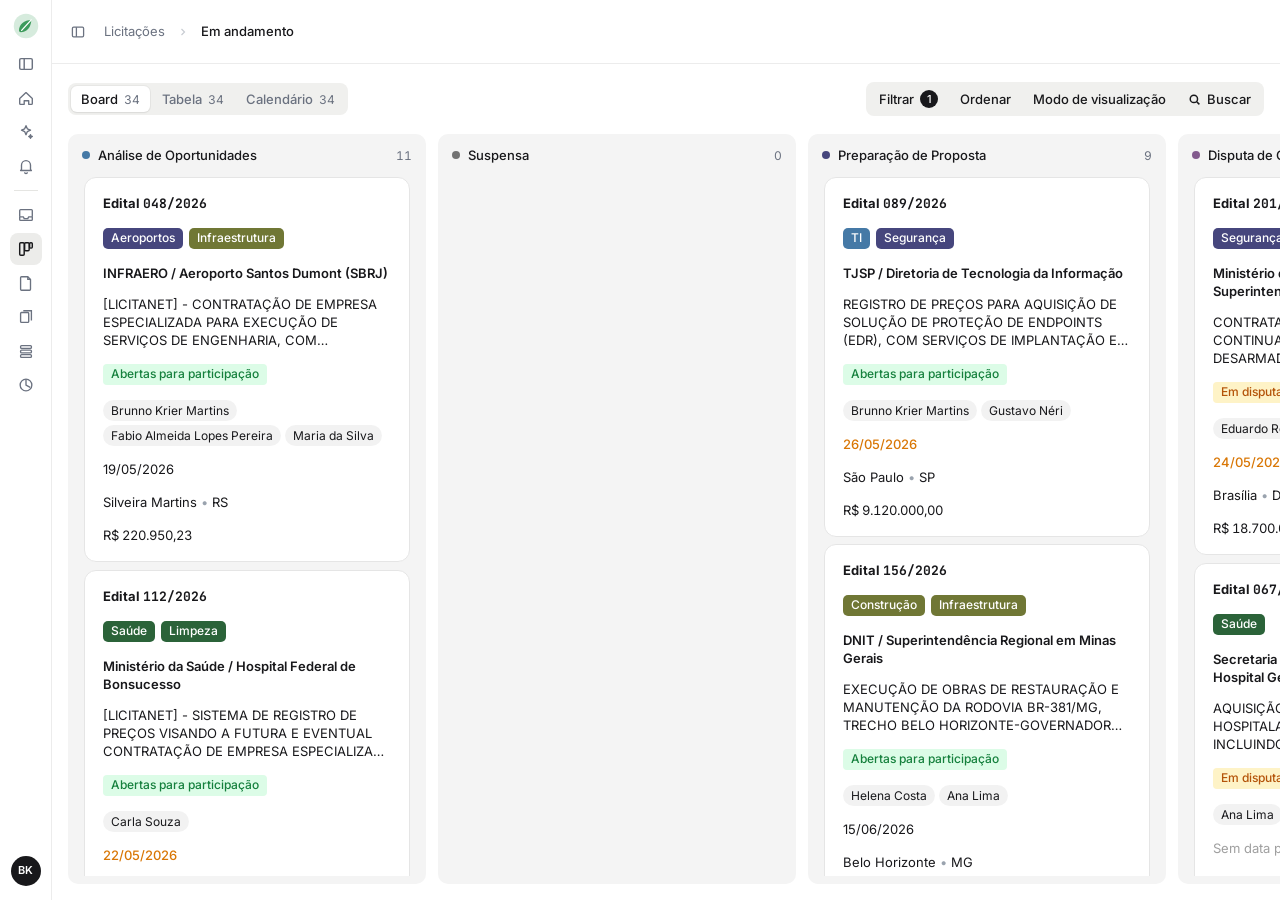
<file: index.html>
<!doctype html>
<html lang="pt-BR" data-preview="kanban-licitacoes">
<head>
  <meta charset="utf-8" />
  <meta name="viewport" content="width=device-width,initial-scale=1" />
  <title>Licitações — Em andamento</title>
  <link rel="preconnect" href="https://fonts.googleapis.com" />
  <link rel="preconnect" href="https://fonts.gstatic.com" crossorigin />
  <link
    href="https://fonts.googleapis.com/css2?family=Inter:wght@400;500;600;700&family=JetBrains+Mono:wght@500;600&display=swap"
    rel="stylesheet"
  />
  <link rel="stylesheet" href="styles.css?v=35" />
</head>
<body>
  <aside class="sidebar" aria-label="Sidebar">
    <div class="logo" aria-hidden="true">
      <svg viewBox="0 0 32 32" width="28" height="28">
        <circle cx="16" cy="16" r="14" fill="#D6EBDD"/>
        <path d="M22 9 C 14 9 8 14 8 21 C 8 22 9 23 10 23 C 17 23 22 17 22 9 Z" fill="#3D9B5C"/>
        <path d="M22 9 L 11 21" stroke="#FFFFFF" stroke-width="1.5" stroke-linecap="round" fill="none"/>
      </svg>
    </div>

    <nav class="sb-nav">
      <button class="sb-btn" title="Recolher sidebar">
        <svg viewBox="0 0 20 20" width="18" height="18" fill="none" stroke="currentColor" stroke-width="1.6"><rect x="3" y="4" width="14" height="12" rx="1.5"/><path d="M8 4v12"/></svg>
      </button>
      <button class="sb-btn" title="Início">
        <svg viewBox="0 0 20 20" width="18" height="18" fill="none" stroke="currentColor" stroke-width="1.5"><path d="M3 10.5 10 4l7 6.5V16a1 1 0 0 1-1 1h-3v-4H8v4H4a1 1 0 0 1-1-1z" stroke-linejoin="round"/></svg>
      </button>
      <button class="sb-btn" title="Assistente">
        <svg viewBox="0 0 20 20" width="18" height="18" fill="none" stroke="currentColor" stroke-width="1.5"><path d="M10 3l1.5 3.5L15 8l-3.5 1.5L10 13l-1.5-3.5L5 8l3.5-1.5z" stroke-linejoin="round"/><path d="M15 13l.7 1.6L17 15l-1.3.7L15 17l-.7-1.3L13 15l1.3-.7z" stroke-linejoin="round"/></svg>
      </button>
      <button class="sb-btn" title="Notificações">
        <svg viewBox="0 0 20 20" width="18" height="18" fill="none" stroke="currentColor" stroke-width="1.5"><path d="M5 14V9a5 5 0 0 1 10 0v5l1 1H4z" stroke-linejoin="round"/><path d="M8.5 17a1.5 1.5 0 0 0 3 0"/></svg>
      </button>

      <div class="sb-divider"></div>

      <button class="sb-btn" title="Caixa de entrada">
        <svg viewBox="0 0 20 20" width="18" height="18" fill="none" stroke="currentColor" stroke-width="1.5"><path d="M3 12V5a1 1 0 0 1 1-1h12a1 1 0 0 1 1 1v7"/><path d="M3 12h4l1 2h4l1-2h4v3a1 1 0 0 1-1 1H4a1 1 0 0 1-1-1z" stroke-linejoin="round"/></svg>
      </button>
      <button class="sb-btn sb-active" title="Licitações" aria-current="page">
        <svg viewBox="0 0 20 20" width="18" height="18" fill="none" stroke="currentColor" stroke-width="1.6"><rect x="3" y="3" width="5" height="14" rx="1.2"/><rect x="8.5" y="3" width="5" height="9" rx="1.2"/><rect x="14" y="3" width="3" height="6" rx="1.2"/></svg>
      </button>
      <button class="sb-btn" title="Editais">
        <svg viewBox="0 0 20 20" width="18" height="18" fill="none" stroke="currentColor" stroke-width="1.5"><path d="M5 3h7l3 3v11a1 1 0 0 1-1 1H5a1 1 0 0 1-1-1V4a1 1 0 0 1 1-1z" stroke-linejoin="round"/><path d="M12 3v3h3"/></svg>
      </button>
      <button class="sb-btn" title="Documentos">
        <svg viewBox="0 0 20 20" width="18" height="18" fill="none" stroke="currentColor" stroke-width="1.5"><rect x="4" y="5" width="9" height="11" rx="1"/><path d="M7 3h9v11"/></svg>
      </button>
      <button class="sb-btn" title="Itens">
        <svg viewBox="0 0 20 20" width="18" height="18" fill="none" stroke="currentColor" stroke-width="1.5"><rect x="4" y="4" width="12" height="3" rx="1"/><rect x="4" y="9" width="12" height="3" rx="1"/><rect x="4" y="14" width="12" height="3" rx="1"/></svg>
      </button>
      <button class="sb-btn" title="Análises">
        <svg viewBox="0 0 20 20" width="18" height="18" fill="none" stroke="currentColor" stroke-width="1.5"><circle cx="10" cy="10" r="6.5"/><path d="M10 3.5V10l4.6 2.6"/></svg>
      </button>
    </nav>

    <div class="sb-bottom">
      <div class="avatar" title="Brunno Krier">BK</div>
    </div>
  </aside>

  <header class="topbar">
    <div class="topbar-left">
      <button class="ghost-icon" title="Recolher sidebar">
        <svg viewBox="0 0 20 20" width="16" height="16" fill="none" stroke="currentColor" stroke-width="1.6"><rect x="3" y="4" width="14" height="12" rx="1.5"/><path d="M8 4v12"/></svg>
      </button>
      <div class="crumbs">
        <span class="crumb">Licitações</span>
        <span class="crumb-sep">
          <svg viewBox="0 0 16 16" width="12" height="12" fill="none" stroke="currentColor" stroke-width="1.6"><path d="M6 4l4 4-4 4"/></svg>
        </span>
        <span class="crumb crumb-current">Em andamento</span>
      </div>
    </div>
  </header>

  <section class="view-bar">
    <div class="view-tabs" role="tablist">
      <button class="view-tab active" role="tab" data-view="board" aria-selected="true">
        Board <span class="view-count" id="count-board">0</span>
      </button>
      <button class="view-tab" role="tab" data-view="table">
        Tabela <span class="view-count">0</span>
      </button>
      <button class="view-tab" role="tab" data-view="calendar">
        Calendário <span class="view-count">0</span>
      </button>
    </div>

    <div class="topbar-actions">
      <button class="action-btn-header">
        Filtrar
        <span class="badge">1</span>
      </button>
      <button class="action-btn-header">Ordenar</button>
      <button class="action-btn-header">Modo de visualização</button>
      <button class="action-btn-header">
        <svg viewBox="0 0 16 16" width="13" height="13" fill="none" stroke="currentColor" stroke-width="1.8"><circle cx="7.25" cy="7.25" r="4.5"/><path d="M10.75 10.75L14 14"/></svg>
        Buscar
      </button>
    </div>
  </section>

  <main class="board" id="board" aria-label="Board kanban"></main>
  <main class="calendar-view" id="calendar" hidden aria-label="Calendar"></main>
  <main class="table-view" id="tableView" hidden aria-label="Table"></main>

  <!-- Modal de "Em construção" — mostrado ao clicar no card (fora de propriedades) -->
  <div class="construction-modal" id="constructionModal" hidden role="dialog" aria-modal="true" aria-labelledby="constructionModalTitle">
    <div class="construction-modal-overlay" data-close></div>
    <div class="construction-modal-dialog">
      <header class="construction-modal-header">
        <span class="construction-modal-title" id="constructionModalTitle">Em construção</span>
        <button class="construction-modal-close" data-close aria-label="Fechar">
          <svg viewBox="0 0 20 20" width="14" height="14" fill="none" stroke="currentColor" stroke-width="1.8" stroke-linecap="round"><path d="M5 5l10 10M15 5L5 15"/></svg>
        </button>
      </header>
      <div class="construction-modal-body">
        <p>Esta tela ainda está em construção.</p>
      </div>
      <footer class="construction-modal-footer">
        <button class="construction-modal-btn" data-close>Entendi</button>
      </footer>
    </div>
  </div>

  <!-- Detail panel: abre ao clicar num card, renderiza o card-fonte via iframe -->
  <div class="detail-overlay" id="detailOverlay" hidden></div>
  <aside class="detail-panel" id="detailPanel" hidden aria-label="Detalhe da licitação">
    <header class="detail-header">
      <div class="detail-crumb" id="detailCrumb">Licitação</div>
      <button class="detail-close" id="detailClose" aria-label="Fechar">
        <svg viewBox="0 0 20 20" width="16" height="16" fill="none" stroke="currentColor" stroke-width="1.8" stroke-linecap="round"><path d="M5 5l10 10M15 5L5 15"/></svg>
      </button>
    </header>
    <iframe class="detail-iframe" id="detailIframe" title="Detalhe do card"></iframe>
  </aside>

  <script src="data.js?v=15"></script>
  <script src="app.js?v=42"></script>
</body>
</html>
</file>
<file: styles.css>
:root {
  --sidebar-w: 52px;
  --header-h: 64px;       /* Header 1: toggle + breadcrumb */
  --header-gap: 16px;     /* espaço entre Header 1 e Header 2 */
  --viewbar-h: 38px;      /* Header 2: tabs + ações */
  --board-pad: 16px;
  --col-gap: 12px;
  --col-w: 358px;
  --lane-pad: 8px;

  --bg-app: #FFFFFF;
  --bg-lane: #F4F4F4;
  --bg-card: #FFFFFF;
  --border-card: #E5E5E5;
  --border-soft: #ECECEC;
  --text: #18181B;        /* zinc-900 */
  --text-mute: #6B7280;
  --hover-bg: #F4F4F2;

  --teal-accent: #3A9B9E;
}

* { box-sizing: border-box; }
[hidden] { display: none !important; }
html, body {
  margin: 0;
  height: 100%;
  background: var(--bg-app);
  color: var(--text);
  font-family: 'Inter', system-ui, -apple-system, "Segoe UI", Roboto, sans-serif;
  font-size: 13px;
  line-height: 1.45;
  -webkit-font-smoothing: antialiased;
}
button { font-family: inherit; cursor: pointer; }

/* ---------- Sidebar ---------- */
.sidebar {
  position: fixed; inset: 0 auto 0 0;
  width: var(--sidebar-w);
  background: #FFFFFF;
  border-right: 1px solid var(--border-soft);
  display: flex; flex-direction: column; align-items: center;
  padding: 10px 0 10px;
  z-index: 3;
}
.logo {
  width: 32px; height: 32px;
  display: grid; place-items: center;
  margin-bottom: 6px;
}
.sb-nav { display: flex; flex-direction: column; align-items: center; gap: 2px; flex: 1; width: 100%; }
.sb-btn {
  width: 32px; height: 32px;
  border-radius: 8px;
  border: 0; background: transparent;
  color: #6B7280;
  display: grid; place-items: center;
}
.sb-btn:hover { background: #F2F2F0; color: var(--text); }
.sb-btn.sb-active { background: #ECECEA; color: var(--text); }
.sb-divider { width: 24px; height: 1px; background: #E5E5E2; margin: 6px 0; }
.sb-bottom { display: flex; flex-direction: column; align-items: center; gap: 8px; padding-bottom: 4px; }
.avatar {
  width: 30px; height: 30px;
  border-radius: 999px;
  background: #18181B; color: #fff;
  font-size: 11px; font-weight: 600;
  display: grid; place-items: center;
}

/* ---------- Header 1 (topbar 64px: toggle + breadcrumb) ---------- */
.topbar {
  position: fixed; top: 0; right: 0; left: var(--sidebar-w);
  height: var(--header-h);
  background: #FFFFFF;
  border-bottom: 1px solid var(--border-soft);
  display: flex;
  align-items: center;
  justify-content: space-between;
  padding: 0 16px 0 12px;
  z-index: 2;
}
.topbar-left {
  display: flex;
  align-items: center;
  gap: 6px;
  min-width: 0;
}

/* ---------- Header 2 (view-bar: tabs à esquerda, ações à direita) ---------- */
.view-bar {
  position: fixed;
  top: calc(var(--header-h) + var(--header-gap));
  left: var(--sidebar-w);
  right: 0;
  height: var(--viewbar-h);
  background: #FFFFFF;
  display: flex;
  align-items: center;
  justify-content: space-between;
  padding: 0 16px;
  z-index: 2;
}
.ghost-icon {
  width: 28px; height: 28px;
  border: 0; background: transparent;
  border-radius: 6px;
  color: var(--text-mute);
  display: grid; place-items: center;
  flex-shrink: 0;
}
.ghost-icon:hover { background: var(--hover-bg); color: var(--text); }
.crumbs { display: flex; align-items: center; gap: 6px; font-size: 13px; color: var(--text-mute); }
.crumb { padding: 3px 6px; border-radius: 5px; }
.crumb:hover { background: var(--hover-bg); cursor: pointer; }
.crumb-current { color: var(--text); font-weight: 500; }
.crumb-sep { color: #C8CCD2; display: inline-grid; place-items: center; }
.view-tabs {
  display: inline-flex;
  background: #F0F0EE;
  border-radius: 8px;
  padding: 3px;
  gap: 2px;
}
.view-tab {
  display: inline-flex; align-items: center; gap: 6px;
  border: 0; background: transparent;
  color: var(--text-mute);
  font-size: 13px; font-weight: 500;
  padding: 5px 10px;
  border-radius: 6px;
}
.view-tab:hover { color: var(--text); }
.view-tab.active {
  background: #FFFFFF; color: var(--text);
  box-shadow: 0 1px 2px rgba(0,0,0,0.06), 0 0 0 1px rgba(0,0,0,0.04);
}
.view-count { font-size: 12px; color: var(--text-mute); font-variant-numeric: tabular-nums; font-weight: 400; }

/* Container das ações, igual ao pill dos view-tabs */
.topbar-actions {
  display: inline-flex; align-items: center;
  gap: 2px;
  background: #F0F0EE;
  border-radius: 8px;
  padding: 3px;
}
.action-btn-header {
  display: inline-flex; align-items: center; gap: 6px;
  border: 0; background: transparent;
  font-size: 13px; color: var(--text);
  padding: 5px 10px;
  border-radius: 6px; font-weight: 500;
}
.action-btn-header:hover {
  background: #FFFFFF;
  box-shadow: 0 1px 2px rgba(0,0,0,0.06), 0 0 0 1px rgba(0,0,0,0.04);
}
.action-btn-header .badge {
  background: #18181B; color: #fff;
  font-size: 11px; font-weight: 500;
  min-width: 18px; height: 18px;
  border-radius: 999px; padding: 0 6px;
  display: inline-grid; place-items: center; line-height: 1;
}

/* ---------- Board ---------- */
.board {
  position: fixed;
  top: calc(var(--header-h) + var(--header-gap) + var(--viewbar-h));
  right: 0; bottom: 0; left: var(--sidebar-w);
  padding: var(--board-pad);
  display: flex; gap: var(--col-gap);
  overflow-x: auto; overflow-y: hidden;
  background: var(--bg-app);
}

/* ---------- Lane ---------- */
.lane {
  width: var(--col-w);
  flex: 0 0 var(--col-w);
  background: var(--bg-lane);
  border-radius: 10px;
  padding: var(--lane-pad);
  display: flex; flex-direction: column;
  height: 100%;
}
.lane-header {
  display: flex; align-items: center; justify-content: space-between;
  padding: 4px 6px 8px;
}
.lane-title {
  display: flex; align-items: center; gap: 8px;
  font-weight: 500; font-size: 13px; color: var(--text);
}
.lane-dot { width: 8px; height: 8px; border-radius: 999px; }
.lane-count { font-size: 12px; color: var(--text-mute); font-variant-numeric: tabular-nums; }
/* Padding interno cria zona segura pra sombra do hover não ser clipada pelo overflow */
.lane-body { display: flex; flex-direction: column; gap: 8px; overflow-y: auto; padding: 4px 8px 8px 8px; scrollbar-width: thin; }
.lane-body::-webkit-scrollbar { width: 6px; }
.lane-body::-webkit-scrollbar-thumb { background: #D9DCE1; border-radius: 4px; }
/* Lane recebendo drop: tinta suave em vez de outline tracejado quebrado */
.lane.drop-target {
  background: rgba(58, 155, 158, 0.08);
  transition: background 120ms ease;
}

/* ---------- Card — espelha licitacoes-em-andamento-card/prototype.html ---------- */
.card-root {
  position: relative;
  background: var(--bg-card);
  border: 1px solid var(--border-card);
  border-radius: 12px;
  /* Sem cursor de drag — match com Notion: usuário descobre que pode arrastar
     ao tentar. Só as rows editáveis (.prop) mostram pointer. */
  transition: box-shadow 150ms ease, transform 150ms ease-out, border-color 150ms ease;
  will-change: transform;
}
.card-root:hover {
  transform: translateY(-1px);
  box-shadow: 0 6px 16px rgba(15,15,15,0.08), 0 1px 3px rgba(15,15,15,0.06);
  border-color: #D9DCE1;
}
.card-root.dragging {
  opacity: 0.45;
  transform: scale(0.985);
  box-shadow: none;
}

/* Placeholder de drop: ocupa exatamente o espaço onde o card vai cair.
   Cards vizinhos se deslocam naturalmente pelo flex gap, deixando claro que
   o card vai assumir aquele espaço. */
.drop-placeholder {
  background: rgba(58, 155, 158, 0.08);
  border: 2px dashed var(--teal-accent);
  border-radius: 12px;
  box-sizing: border-box;
  pointer-events: none;
  animation: drop-pulse 1.4s ease-in-out infinite;
}
@keyframes drop-pulse {
  0%, 100% { background: rgba(58, 155, 158, 0.06); }
  50%      { background: rgba(58, 155, 158, 0.14); }
}
.card-root.selected {
  border-color: var(--teal-accent);
  /* inset ring: nunca é clipado pelo overflow da lane-body */
  box-shadow: inset 0 0 0 1px var(--teal-accent);
}

.card-body {
  padding: 10px;
  display: flex; flex-direction: column; gap: 2px;
}

/* Floating actions */
.floating-actions {
  position: absolute;
  top: 6px; right: 6px;
  display: flex; align-items: center; gap: 2px;
  background: white;
  border: 1px solid rgba(15,15,15,.08);
  border-radius: 8px;
  padding: 2px;
  box-shadow: 0 1px 2px rgba(15,15,15,.04), 0 2px 6px rgba(15,15,15,.06);
  opacity: 0;
  transform: translateY(-2px);
  transition: opacity 120ms ease, transform 120ms ease;
  z-index: 10;
}
.card-root:hover .floating-actions { opacity: 1; transform: translateY(0); }
.action-btn {
  padding: 4px; border: 0; background: transparent;
  border-radius: 5px;
  color: rgba(15,15,15,.6);
  display: inline-flex; align-items: center; justify-content: center;
  transition: background-color 120ms ease, color 120ms ease;
}
.action-btn:hover { background: rgba(15,15,15,.05); color: #1f1f1f; }

/* Property rows */
.prop, .prop-static {
  padding: 6px 8px;     /* px-2 py-1.5 */
  border-radius: 6px;
  position: relative;
  font-size: 13px;
  color: var(--text);
}
.prop { cursor: pointer; transition: background-color 120ms ease; }
.prop:hover { background-color: rgba(15,15,15,.035); }
/* prop-static: row read-only — sem cursor especial (herda do card-root). */
.prop-static { cursor: inherit; }

/* Tooltips são renderizados via JS em document.body com position:fixed
   pra escapar do overflow:auto da lane-body. Auto-flip pra baixo se não
   houver espaço acima. */
.kb-tooltip {
  position: fixed;
  background: #1f1f1f; color: white;
  font-size: 11px; font-weight: 500;
  padding: 4px 8px;
  border-radius: 4px;
  white-space: nowrap;
  z-index: 1000;
  pointer-events: none;
  opacity: 0;
  transform: translateY(2px);
  transition: opacity 120ms ease, transform 120ms ease;
}
.kb-tooltip.visible { opacity: 1; transform: translateY(0); }
/* Variante com label + valor (quando o texto da row está truncado) */
.kb-tooltip.kb-tooltip-with-value {
  white-space: normal;
  max-width: 320px;
  padding: 6px 10px;
}
.kb-tooltip-label {
  font-size: 10px;
  font-weight: 500;
  color: rgba(255,255,255,.6);
  letter-spacing: 0.02em;
  margin-bottom: 3px;
}
.kb-tooltip-value {
  font-size: 12px;
  font-weight: 400;
  color: white;
  word-break: break-word;
  line-height: 1.4;
}

/* 1. Título */
.prop-titulo { font-weight: 600; }
.titulo-wrap { display: flex; align-items: flex-start; }
.titulo-text {
  display: -webkit-box;
  -webkit-line-clamp: 2;
  -webkit-box-orient: vertical;
  overflow: hidden;
  line-height: 1.4;
  min-width: 0;
}

/* Checkbox animado (aparece no hover do título) */
.card-select-checkbox {
  display: inline-flex; align-items: center; justify-content: center;
  width: 0; height: 16px;
  border: 1.5px solid transparent;
  border-radius: 3px;
  background: transparent;
  padding: 0;
  flex-shrink: 0;
  overflow: hidden;
  opacity: 0;
  margin-right: 0;
  margin-top: 1px;
  transition:
    width 180ms cubic-bezier(.2, .9, .3, 1),
    margin-right 180ms cubic-bezier(.2, .9, .3, 1),
    opacity 140ms ease,
    background-color 120ms ease,
    border-color 120ms ease;
}
.prop-titulo:hover .card-select-checkbox:not(.checked) {
  width: 16px; margin-right: 6px; opacity: 1;
  background: white; border-color: rgba(15,15,15,.25);
}
.card-select-checkbox:hover:not(.checked) { border-color: rgba(15,15,15,.45); }
.card-select-checkbox.checked {
  width: 16px; margin-right: 6px; opacity: 1;
  background: var(--teal-accent); border-color: var(--teal-accent);
}
.card-select-checkbox svg { width: 11px; height: 11px; color: white; opacity: 0; }
.card-select-checkbox.checked svg { opacity: 1; }

/* 2. Edital — texto em bold (identifica o card) */
.prop-edital { font-size: 13px; font-weight: 700; color: var(--text); }
.mono { font-family: ui-monospace, "JetBrains Mono", SFMono-Regular, Menlo, monospace; }

/* 3. Segmentos */
.pills { display: flex; flex-wrap: wrap; align-items: center; gap: 6px; min-height: 22px; }
.tag-pill {
  display: inline-flex; align-items: center;
  padding: 2px 8px;
  border-radius: 5px;
  font-size: 12px; font-weight: 500;
  color: white;
  line-height: 1.4;
  white-space: nowrap;
}

/* 4. Órgão (clamp 2 linhas ≈ 80 chars na largura 342px) */
.prop-orgao { font-weight: 600; line-height: 1.4; }
.orgao-text {
  display: -webkit-box;
  -webkit-line-clamp: 2;
  -webkit-box-orient: vertical;
  overflow: hidden;
  line-height: 1.4;
  min-width: 0;
  word-break: break-word;
}

/* 5. Objeto */
.prop-objeto { line-height: 1.375; }
.objeto-clamp {
  display: -webkit-box;
  -webkit-line-clamp: 3;
  -webkit-box-orient: vertical;
  overflow: hidden;
}

/* 6. Status */
.status-wrap { display: flex; align-items: center; min-height: 22px; }
.status-pill {
  display: inline-flex; align-items: center;
  vertical-align: middle;
  padding: 2px 8px;
  border-radius: 4px;
  font-size: 12px; font-weight: 500;
  line-height: 1.4;
  white-space: nowrap;
}

/* 7. Responsáveis */
.people-list { display: flex; flex-wrap: wrap; align-items: center; gap: 4px; }
.person-chip {
  display: inline-flex; align-items: center; gap: 6px;
  padding: 2px 8px;
  border-radius: 999px;
  background: rgba(15,15,15,.05);
  font-size: 12px;
  color: var(--text);
}

/* 8. Data — regra: today=text-red-700, 1-7d remaining=text-warning, else=neutro */
.prop-date { font-size: 13px; }
.date-today   { color: #B91C1C; font-weight: 500; }
.date-urgent  { color: #D97706; font-weight: 500; }
.date-normal  { color: var(--text); }

/* 9. Local */
.prop-local { font-size: 13px; }
.local-sep { color: #9AA3AE; }

/* 10. Valor */
.prop-valor { font-size: 13px; font-variant-numeric: tabular-nums; }

.empty-hint { color: rgba(15,15,15,.4); }

/* ---------- Modal "Em construção" — abre ao clicar no card (fora de propriedades) ---------- */
.construction-modal {
  position: fixed;
  inset: 0;
  z-index: 100;
  display: flex;
  align-items: center;
  justify-content: center;
}
.construction-modal[hidden] { display: none; }
.construction-modal-overlay {
  position: absolute;
  inset: 0;
  background: rgba(15,15,15,.45);
  animation: ctr-fade 140ms ease;
}
.construction-modal-dialog {
  position: relative;
  background: white;
  border-radius: 14px;
  width: 420px;
  max-width: 92vw;
  box-shadow: 0 16px 48px rgba(15,15,15,.18), 0 2px 8px rgba(15,15,15,.08);
  animation: ctr-pop 180ms cubic-bezier(.2,.9,.3,1);
  overflow: hidden;
}
.construction-modal-header {
  display: flex;
  align-items: center;
  justify-content: space-between;
  padding: 12px 12px 0 20px;
}
.construction-modal-title {
  font-size: 14px;
  font-weight: 600;
  color: var(--text);
}
.construction-modal-close {
  width: 26px; height: 26px;
  border: 0; background: transparent;
  border-radius: 6px;
  color: var(--text-mute);
  cursor: pointer;
  display: grid; place-items: center;
}
.construction-modal-close:hover { background: var(--hover-bg); color: var(--text); }
.construction-modal-body {
  padding: 4px 20px 8px;
  text-align: left;
}
.construction-modal-body p {
  margin: 0;
  font-size: 14px;
  color: var(--text);
  line-height: 1.5;
}
.construction-modal-footer {
  padding: 12px 16px 16px;
  display: flex;
  justify-content: flex-end;
}
.construction-modal-btn {
  background: var(--teal-accent);
  color: white;
  border: 0;
  border-radius: 8px;
  padding: 8px 16px;
  font: inherit;
  font-size: 13px;
  font-weight: 500;
  cursor: pointer;
  transition: background-color 120ms ease;
}
.construction-modal-btn:hover { background: #2F8689; }

@keyframes ctr-fade {
  from { opacity: 0; }
  to   { opacity: 1; }
}
@keyframes ctr-pop {
  from { opacity: 0; transform: translateY(-8px) scale(.96); }
  to   { opacity: 1; transform: translateY(0) scale(1); }
}

/* ---------- Calendar view (estilo Notion) ---------- */
.calendar-view, .table-view {
  position: fixed;
  top: calc(var(--header-h) + var(--header-gap) + var(--viewbar-h));
  right: 0; bottom: 0; left: var(--sidebar-w);
  padding: var(--board-pad);
  background: var(--bg-app);
  overflow: hidden;
  display: flex;
  flex-direction: column;
}
.empty-state {
  color: var(--text-mute);
  font-size: 14px;
}

/* ---------- Table view (estilo Notion) ---------- */
.table-wrap {
  flex: 1;
  overflow: auto;
  background: white;
  border: 1px solid var(--border-soft);
  border-radius: 8px;
}
.lic-table {
  border-collapse: collapse;
  table-layout: fixed;
  font-size: 13px;
  width: max-content;
  min-width: 100%;
}
.lic-table th, .lic-table td {
  padding: 8px 12px;
  text-align: left;
  border-bottom: 1px solid var(--border-soft);
  border-right: 1px solid var(--border-soft);
  vertical-align: middle;
  /* sem overflow:hidden — textos longos quebram linha (white-space:normal abaixo)
     e a row cresce naturalmente, espelhando o comportamento do Notion/Airtable. */
}
.lic-table th:last-child, .lic-table td:last-child { border-right: 0; }
.lic-table tbody tr:last-child td { border-bottom: 0; }

.lic-table thead th {
  font-size: 12px;
  font-weight: 500;
  color: var(--text-mute);
  letter-spacing: 0;
  background: #FAFAFA;
  position: sticky;
  top: 0;
  z-index: 1;
  white-space: nowrap;
}

.lic-table tbody tr {
  cursor: default;
  transition: background-color 100ms ease;
}
.lic-table tbody tr:hover { background: var(--hover-bg); }

/* Edição inline na tabela — a célula INTEIRA é o alvo de clique (pedido do
   Brunno 2026-05-29). .card-edit-target dentro continua sendo o anchor pra
   popovers e pra input inline (valor/orgao/objeto), mas o hover/cursor vivem
   no td. */
.lic-table td[data-prop] {
  cursor: pointer;
  transition: background-color 100ms ease;
}
.lic-table td[data-prop]:hover { background-color: rgba(15,15,15,.045); }
.lic-table td[data-prop].editing { background-color: #F5F5F5; }

/* Suprime o bg-hover do .card-edit-target dentro da tabela — o td:hover acima
   já cobre a célula inteira. Chips coloridos (.tag-pill/.status-pill/.person-chip)
   mantêm o filter:brightness vindo da regra global. */
.lic-table td[data-prop] .card-edit-target:not(.tag-pill):not(.status-pill):not(.person-chip):hover {
  background-color: transparent;
}

/* Column widths */
.lic-table .col-match        { width: 320px; }
.lic-table .col-etapa        { width: 200px; }
.lic-table .col-codigo       { width: 110px; }
.lic-table .col-segmentos    { width: 220px; }
.lic-table .col-orgao        { width: 260px; }
.lic-table .col-objeto       { width: 320px; }
.lic-table .col-status       { width: 200px; }
.lic-table .col-resultado    { width: 200px; }
.lic-table .col-acoes        { width: 84px; }
.lic-table .col-responsaveis { width: 260px; }
.lic-table .col-data         { width: 120px; }
.lic-table .col-local        { width: 170px; }
.lic-table .col-valor        { width: 140px; }

/* Cell-specific styles (reaproveitam tokens do card) */
.lic-table .cell-match  { font-weight: 600; color: var(--text); }
.lic-table .cell-orgao  { font-weight: 600; }
/* Wrap em vez de truncar — pedido do Brunno 2026-05-29.
   word-break:break-word evita texto super longo (URL, código) estourar a coluna. */
.lic-table .cell-match,
.lic-table .cell-orgao,
.lic-table .cell-objeto,
.lic-table .cell-local {
  white-space: normal;
  word-break: break-word;
  overflow: visible;
  text-overflow: clip;
}
.lic-table .cell-valor  { font-variant-numeric: tabular-nums; text-align: right; }
.lic-table .col-valor   { text-align: right; }

.lic-table .cell-segmentos .pills,
.lic-table .cell-responsaveis .people-list {
  flex-direction: row;
  flex-wrap: wrap;
}
.lic-table .cell-responsaveis .people-list { gap: 4px; }

/* Botão "Abrir" da row (padrão Notion: aparece só no hover da row, na 1ª col).
   Wrapper interno é o flex container — não dá pra fazer display:flex na td
   direto sem quebrar o vertical-align: middle nativo da table-cell. */
.cell-edital-wrap {
  display: flex;
  align-items: center;
  justify-content: space-between;
  gap: 8px;
}
.open-row-btn {
  display: inline-flex;
  align-items: center;
  gap: 4px;
  padding: 2px 8px;
  border: 1px solid var(--border-soft);
  border-radius: 5px;
  background: white;
  color: rgba(15,15,15,.7);
  font: inherit;
  font-size: 11px;
  font-weight: 500;
  cursor: pointer;
  opacity: 0;
  transition: opacity 100ms ease, background-color 100ms ease, color 100ms ease;
  flex-shrink: 0;
}
.lic-table tbody tr:hover .open-row-btn { opacity: 1; }
.open-row-btn:hover {
  background: var(--hover-bg);
  color: var(--text);
}
/* Foco visível pra acessibilidade (teclado) */
.open-row-btn:focus-visible {
  opacity: 1;
  outline: 2px solid #3A9B9E;
  outline-offset: 1px;
}

/* Ações da row — espelha o look das floating-actions do card do Board, mas
   sempre visíveis (sem o esquema de aparecer no hover do card). */
.lic-table .cell-acoes  { padding: 6px 8px; }
.row-actions {
  display: inline-flex;
  align-items: center;
  gap: 4px;
}
.row-action-btn {
  padding: 4px;
  border: 0;
  background: transparent;
  border-radius: 5px;
  color: rgba(15,15,15,.6);
  display: inline-flex;
  align-items: center;
  justify-content: center;
  cursor: pointer;
  font: inherit;
  transition: background-color 120ms ease, color 120ms ease;
}
.row-action-btn:hover { background: rgba(15,15,15,.05); color: #1f1f1f; }

/* Etapa pill — combina dot + label do estágio */
.etapa-pill {
  display: inline-flex;
  align-items: center;
  gap: 6px;
  font-size: 12px;
  color: var(--text);
  padding: 2px 8px;
  border-radius: 999px;
  background: rgba(15,15,15,.04);
  white-space: nowrap;
  max-width: 100%;
  overflow: hidden;
  text-overflow: ellipsis;
}
.etapa-pill .lane-dot { width: 8px; height: 8px; flex-shrink: 0; }

.cal-toolbar {
  display: flex;
  align-items: center;
  gap: 6px;
  margin-bottom: 12px;
  flex-shrink: 0;
}

/* ---- Sem data: chip no toolbar + popover (decisão do Brunno 2026-05-29) ---- */

.cal-unsched-dot {
  width: 8px; height: 8px;
  border-radius: 50%;
  background: #6B7280;
  display: inline-block;
  flex-shrink: 0;
}

/* Chip "N sem data" no toolbar (ao lado do Hoje) */
.cal-unsched-banner {
  margin-left: auto;
  display: inline-flex;
  align-items: center;
  gap: 6px;
  height: 28px;
  padding: 0 10px;
  border: 1px solid var(--border-soft);
  background: white;
  border-radius: 6px;
  font: inherit;
  font-size: 12px;
  font-weight: 500;
  color: var(--text);
  cursor: pointer;
}
.cal-unsched-banner:hover { background: var(--hover-bg); }

/* Popover aberto pelo chip — lista vertical dos cards sem data */
.cal-unsched-pop-head {
  display: flex;
  align-items: center;
  gap: 6px;
  padding: 8px 10px 6px;
  font-size: 12px;
  font-weight: 600;
  color: var(--text);
  border-bottom: 1px solid var(--border-soft);
}
.cal-unsched-pop-list {
  display: flex;
  flex-direction: column;
  gap: 4px;
  padding: 6px;
  max-height: 320px;
  overflow-y: auto;
}
.cal-title {
  font-size: 16px;
  font-weight: 600;
  margin: 0 8px 0 0;
}
.cal-nav-btn, .cal-today-btn {
  border: 1px solid var(--border-soft);
  background: white;
  border-radius: 6px;
  color: var(--text);
  font-size: 13px;
  font-weight: 500;
  font-family: inherit;
  cursor: pointer;
}
.cal-nav-btn {
  width: 28px; height: 28px;
  display: grid; place-items: center;
  padding: 0;
}
.cal-nav-btn:hover, .cal-today-btn:hover { background: var(--hover-bg); }
.cal-today-btn {
  padding: 4px 12px;
  height: 28px;
}

.cal-grid {
  flex: 1;
  display: grid;
  grid-template-rows: auto repeat(6, minmax(0, 1fr));
  background: #FFFFFF;
  border: 1px solid var(--border-soft);
  border-radius: 8px;
  overflow: hidden;
}
.cal-row-head {
  display: grid;
  grid-template-columns: repeat(7, 1fr);
  border-bottom: 1px solid var(--border-soft);
  background: #FAFAFA;
}
.cal-head-cell {
  padding: 8px 10px;
  font-size: 11px;
  text-transform: uppercase;
  letter-spacing: 0.04em;
  color: var(--text-mute);
  font-weight: 500;
  border-right: 1px solid var(--border-soft);
}
.cal-head-cell:last-child { border-right: 0; }

.cal-row {
  display: grid;
  grid-template-columns: repeat(7, 1fr);
  min-height: 0;
}
.cal-cell {
  border-top: 1px solid var(--border-soft);
  border-right: 1px solid var(--border-soft);
  padding: 4px 4px 4px 4px;
  display: flex;
  flex-direction: column;
  gap: 2px;
  min-width: 0;
  min-height: 0;
  overflow: hidden;
}
.cal-row:first-child .cal-cell { border-top: 0; }
.cal-cell:last-child { border-right: 0; }
.cal-cell.muted .cal-date { color: rgba(15,15,15,.3); }
.cal-cell.today .cal-date {
  background: var(--teal-accent);
  color: white;
}
.cal-date {
  font-size: 12px;
  font-weight: 500;
  color: var(--text);
  padding: 2px 6px;
  border-radius: 999px;
  width: fit-content;
  margin-bottom: 2px;
  line-height: 1.2;
}

.cal-events {
  display: flex;
  flex-direction: column;
  gap: 2px;
  overflow-y: auto;
  flex: 1;
  min-height: 0;
  scrollbar-width: thin;
}
.cal-events::-webkit-scrollbar { width: 4px; }
.cal-events::-webkit-scrollbar-thumb { background: #D9DCE1; border-radius: 4px; }

.cal-event {
  display: flex;
  align-items: center;
  gap: 6px;
  background: white;
  border: 1px solid var(--border-soft);
  border-radius: 5px;
  padding: 2px 6px;
  font-size: 11px;
  line-height: 1.3;
  cursor: pointer;
  white-space: nowrap;
  overflow: hidden;
  min-width: 0;
  transition: background-color 120ms ease, border-color 120ms ease;
}
/* chip hover removido — click no chip não tem ação especial (apenas mouseenter
   dispara o popover de preview), então sem feedback visual no chip em si */
.cal-event-dot {
  width: 6px; height: 6px;
  border-radius: 999px;
  flex-shrink: 0;
}
.cal-event-title {
  flex: 1;
  overflow: hidden;
  text-overflow: ellipsis;
  white-space: nowrap;
  color: var(--text);
}

.cal-more {
  border: 0;
  background: transparent;
  color: var(--text-mute);
  font-size: 11px;
  font-weight: 500;
  padding: 2px 6px;
  text-align: left;
  cursor: pointer;
  border-radius: 4px;
  width: fit-content;
}
.cal-more:hover { background: var(--hover-bg); color: var(--text); }

/* ---------- Event hover preview (Google Agenda style: renderiza o card do board) ---------- */
.event-hover-card {
  position: fixed;
  width: 358px;
  z-index: 60;
  cursor: pointer;
  border-radius: 12px;
  box-shadow: 0 8px 24px rgba(15,15,15,.12), 0 2px 6px rgba(15,15,15,.06);
  animation: hover-pop 120ms cubic-bezier(.2,.9,.3,1);
}
/* Popover === board card: sem overrides, comportamento idêntico (hover, edição,
   tooltips, click→modal). bindCardListeners é chamado no JS pra ligar listeners. */
@keyframes hover-pop {
  from { opacity: 0; transform: translateY(-3px); }
  to   { opacity: 1; transform: translateY(0); }
}

/* ---------- Day popover (lista completa dos eventos do dia) ---------- */
.day-popover {
  position: fixed;
  width: 320px;
  background: white;
  border: 1px solid var(--border-card);
  border-radius: 10px;
  box-shadow: 0 4px 16px rgba(15,15,15,.10), 0 1px 2px rgba(15,15,15,.05);
  z-index: 50;
  max-height: 60vh;
  display: flex;
  flex-direction: column;
  overflow: hidden;
}
.day-pop-header {
  display: flex;
  align-items: center;
  justify-content: space-between;
  padding: 10px 12px;
  font-size: 13px;
  font-weight: 600;
  border-bottom: 1px solid var(--border-soft);
}
.day-pop-close {
  width: 22px; height: 22px;
  border: 0; background: transparent;
  border-radius: 5px;
  color: var(--text-mute);
  display: grid; place-items: center;
}
.day-pop-close:hover { background: var(--hover-bg); color: var(--text); }
.day-pop-body {
  padding: 6px;
  display: flex;
  flex-direction: column;
  gap: 2px;
  overflow-y: auto;
}
.day-pop-body .cal-event {
  padding: 4px 8px;
  font-size: 12px;
}

/* ---------- Detail panel (iframe com card-fonte) ---------- */
.detail-overlay {
  position: fixed; inset: 0;
  background: rgba(15,15,15,.35);
  z-index: 40;
  opacity: 0;
  transition: opacity 180ms ease;
}
.detail-overlay:not([hidden]) { opacity: 1; }
.detail-overlay[hidden] { display: block; pointer-events: none; }

.detail-panel {
  position: fixed;
  top: 0; right: 0; bottom: 0;
  width: min(640px, 90vw);
  background: #FFFFFF;
  border-left: 1px solid var(--border-soft);
  box-shadow: -8px 0 24px rgba(15,15,15,.08);
  z-index: 41;
  display: flex;
  flex-direction: column;
  transform: translateX(100%);
  transition: transform 220ms cubic-bezier(.2,.9,.3,1);
}
.detail-panel:not([hidden]) { transform: translateX(0); }
.detail-panel[hidden] { display: flex; pointer-events: none; }

.detail-header {
  display: flex; align-items: center; justify-content: space-between;
  padding: 10px 14px;
  border-bottom: 1px solid var(--border-soft);
  flex-shrink: 0;
}
.detail-crumb {
  font-size: 12px;
  color: var(--text-mute);
  font-weight: 500;
}
.detail-close {
  width: 28px; height: 28px;
  border: 0; background: transparent;
  border-radius: 6px;
  color: var(--text-mute);
  display: grid; place-items: center;
}
.detail-close:hover { background: var(--hover-bg); color: var(--text); }

.detail-iframe {
  flex: 1;
  border: 0;
  width: 100%;
  background: #FFFFFF;
}

/* =====================================================================
   Inline edit (Notion-style) — portado de licitacoes-em-andamento-card/prototype.html
   Click no .card-edit-target abre o popover; click fora ainda abre detail.
   ===================================================================== */

/* Override do hover do .prop pra ele NÃO destacar a row inteira — só o target */
.prop:hover { background-color: transparent; }
.prop.editing { background-color: #F5F5F5; }

/* Target específico de edição — clique aqui = edita; click fora (área morta) = bubble pro card-root */
.card-edit-target { cursor: pointer; }

/* Bg hover só pra targets de texto (empty-hint, valor, data) — não pra chips coloridos */
.card-edit-target:not(.tag-pill):not(.status-pill):not(.person-chip):hover {
  background-color: rgba(15,15,15,.06);
  border-radius: 4px;
}

/* Pills/chips coloridos: brightness filter em vez de bg overlay */
.tag-pill.card-edit-target,
.status-pill.card-edit-target,
.person-chip.card-edit-target {
  transition: filter 120ms ease;
}
.tag-pill.card-edit-target:hover,
.status-pill.card-edit-target:hover,
.person-chip.card-edit-target:hover {
  filter: brightness(0.92);
}

/* Popover (anchored a um card-edit-target, position: fixed) */
.popover {
  position: fixed;
  z-index: 60;
  background: white;
  border: 1px solid rgba(15,15,15,.08);
  border-radius: 10px;
  box-shadow:
    0 1px 2px rgba(15,15,15,.04),
    0 8px 24px rgba(15,15,15,.10);
  padding: 6px;
  min-width: 280px;
  animation: pop 100ms cubic-bezier(.2,.9,.2,1);
}
@keyframes pop {
  from { opacity: 0; transform: translateY(-4px) scale(.98); }
  to   { opacity: 1; transform: translateY(0) scale(1); }
}

.pop-search {
  width: 100%;
  border: none;
  outline: none;
  padding: 6px 8px;
  font-size: 13px;
  border-radius: 6px;
  background: rgba(15,15,15,.04);
  font-family: inherit;
  color: var(--text);
  box-sizing: border-box;
}
.pop-search::placeholder { color: rgba(15,15,15,.4); }

.pop-item {
  display: flex;
  align-items: center;
  gap: 8px;
  padding: 6px 8px;
  border-radius: 6px;
  cursor: pointer;
  font-size: 13px;
  color: #1f1f1f;
  user-select: none;
}
.pop-item:hover { background: rgba(15,15,15,.05); }
.pop-item .check {
  margin-left: auto;
  opacity: 0;
  color: #1f1f1f;
  width: 14px; height: 14px;
  flex-shrink: 0;
}
.pop-item.selected .check { opacity: 1; }
.pop-item .pop-item-label { flex: 1; }
.pop-item .pop-item-icon {
  width: 14px; height: 14px;
  color: rgba(15,15,15,.5);
  flex-shrink: 0;
}

.pop-section {
  font-size: 11px;
  text-transform: uppercase;
  letter-spacing: .04em;
  color: rgba(15,15,15,.45);
  padding: 8px 8px 4px;
  font-weight: 500;
}

.pop-scroll {
  max-height: 280px;
  overflow-y: auto;
  margin-top: 4px;
}
.pop-scroll::-webkit-scrollbar { width: 8px; }
.pop-scroll::-webkit-scrollbar-thumb { background: rgba(15,15,15,.15); border-radius: 4px; }

.pop-empty {
  padding: 10px 8px;
  font-size: 12px;
  color: rgba(15,15,15,.45);
  text-align: center;
}

.pop-divider {
  border-top: 1px solid rgba(15,15,15,.06);
  margin: 4px 0;
}

/* Editor inline (valor) — input que substitui o conteúdo do .card-edit-target */
.inline-input {
  background: transparent;
  border: none;
  outline: none;
  width: 100%;
  font: inherit;
  color: inherit;
  padding: 0;
  margin: 0;
  resize: none;
  box-sizing: border-box;
}

.inline-value-wrap {
  display: inline-flex;
  align-items: baseline;
  gap: 4px;
  font-size: 13px;
  width: 100%;
}
.inline-value-wrap .inline-prefix { color: rgba(15,15,15,.5); }
.inline-value-wrap .inline-input { min-width: 60px; }

/* Editor de objeto: textarea multi-linha, desativa o clamp do objeto-clamp em modo editing */
.inline-textarea {
  width: 100%;
  min-height: 72px;
  resize: vertical;
  line-height: 1.4;
}
.property-row.editing .objeto-clamp {
  display: block;
  -webkit-line-clamp: unset;
  overflow: visible;
}

/* Editor de Cidade e Estado: popover com dois selects dependentes */
.cidade-edit-pop { padding: 4px; }
.cidade-edit-field {
  display: flex;
  align-items: center;
  gap: 10px;
  padding: 6px 8px;
}
.cidade-edit-label {
  font-size: 12px;
  color: var(--text-mute);
  font-weight: 500;
  min-width: 50px;
}
.cidade-edit-select {
  flex: 1;
  font: inherit;
  font-size: 13px;
  padding: 5px 8px;
  border: 1px solid var(--border-soft);
  border-radius: 6px;
  background: white;
  outline: none;
  cursor: pointer;
  color: var(--text);
}
.cidade-edit-select:focus { border-color: #B7C4DA; }

/* Mini-calendar dentro do popover (date picker) */
.mini-cal {
  min-width: 240px;
  padding: 4px;
}
.mini-cal-header {
  display: flex;
  align-items: center;
  justify-content: space-between;
  padding: 4px 6px 8px;
}
.mini-cal-month {
  font-size: 12px;
  font-weight: 500;
  color: var(--text);
}
.mini-cal-nav {
  width: 22px; height: 22px;
  border: 0; background: transparent;
  border-radius: 5px;
  color: rgba(15,15,15,.55);
  display: grid; place-items: center;
  cursor: pointer;
}
.mini-cal-nav:hover { background: rgba(15,15,15,.06); color: var(--text); }
.mini-cal-grid {
  display: grid;
  grid-template-columns: repeat(7, 1fr);
  gap: 2px;
}
.mini-cal-cell {
  aspect-ratio: 1;
  display: flex;
  align-items: center;
  justify-content: center;
  border-radius: 6px;
  font-size: 12px;
  color: var(--text);
  cursor: pointer;
  user-select: none;
}
.mini-cal-cell:hover { background: rgba(15,15,15,.06); }
.mini-cal-cell.head {
  font-size: 10px;
  text-transform: uppercase;
  color: rgba(15,15,15,.45);
  cursor: default;
  font-weight: 500;
}
.mini-cal-cell.head:hover { background: transparent; }
.mini-cal-cell.muted { color: rgba(15,15,15,.3); }
.mini-cal-cell.today { color: var(--teal-accent); font-weight: 600; }
.mini-cal-cell.selected {
  background: #1f1f1f;
  color: white;
}
.mini-cal-footer {
  display: flex;
  align-items: center;
  justify-content: space-between;
  margin-top: 6px;
  padding-top: 6px;
  border-top: 1px solid rgba(15,15,15,.06);
}
.mini-cal-footer button {
  border: 0;
  background: transparent;
  font-size: 12px;
  color: rgba(15,15,15,.6);
  padding: 4px 8px;
  border-radius: 5px;
  cursor: pointer;
  font-family: inherit;
}
.mini-cal-footer button:hover { background: rgba(15,15,15,.06); color: var(--text); }
</file>
